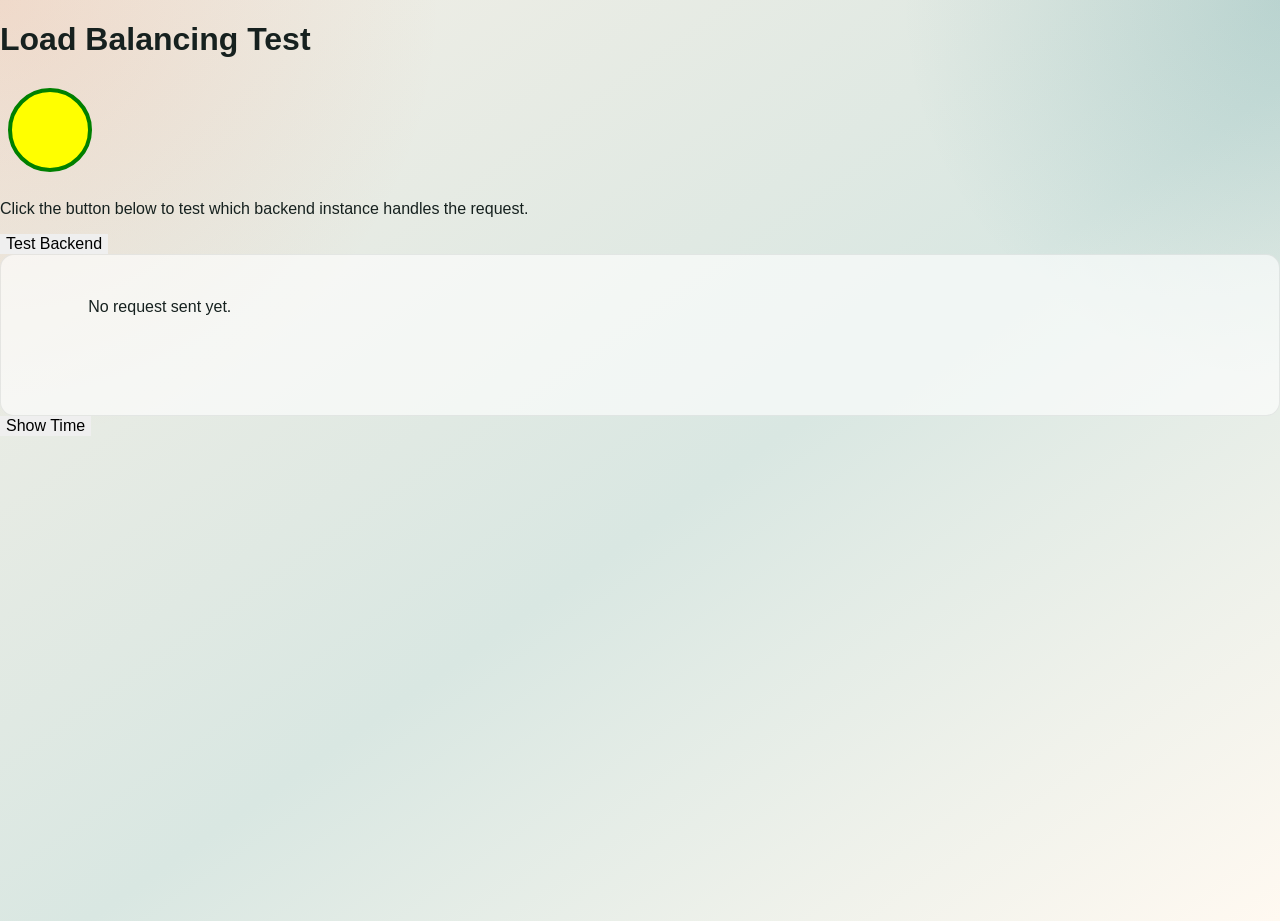
<file: homework/static/index.html>
<!DOCTYPE html>
<html lang="en">
<head>
    <meta charset="UTF-8">
    <meta name="viewport" content="width=device-width, initial-scale=1.0">
    <title>Distributed System Homework</title>
    <link rel="stylesheet" href="style.css">
</head>
<body>
    <div class="container">
        <h1>Load Balancing Test</h1>
        <div class="card">
            <img src="image.svg" alt="Placeholder Image" class="logo">
            <p>Click the button below to test which backend instance handles the request.</p>
            <button id="testBtn">Test Backend</button>
            <div id="result" class="result-box">
                No request sent yet.
            </div>
            <button id="alertBtn">Show Time</button>
        </div>
    </div>
    <script src="script.js"></script>
</body>
</html>
</file>
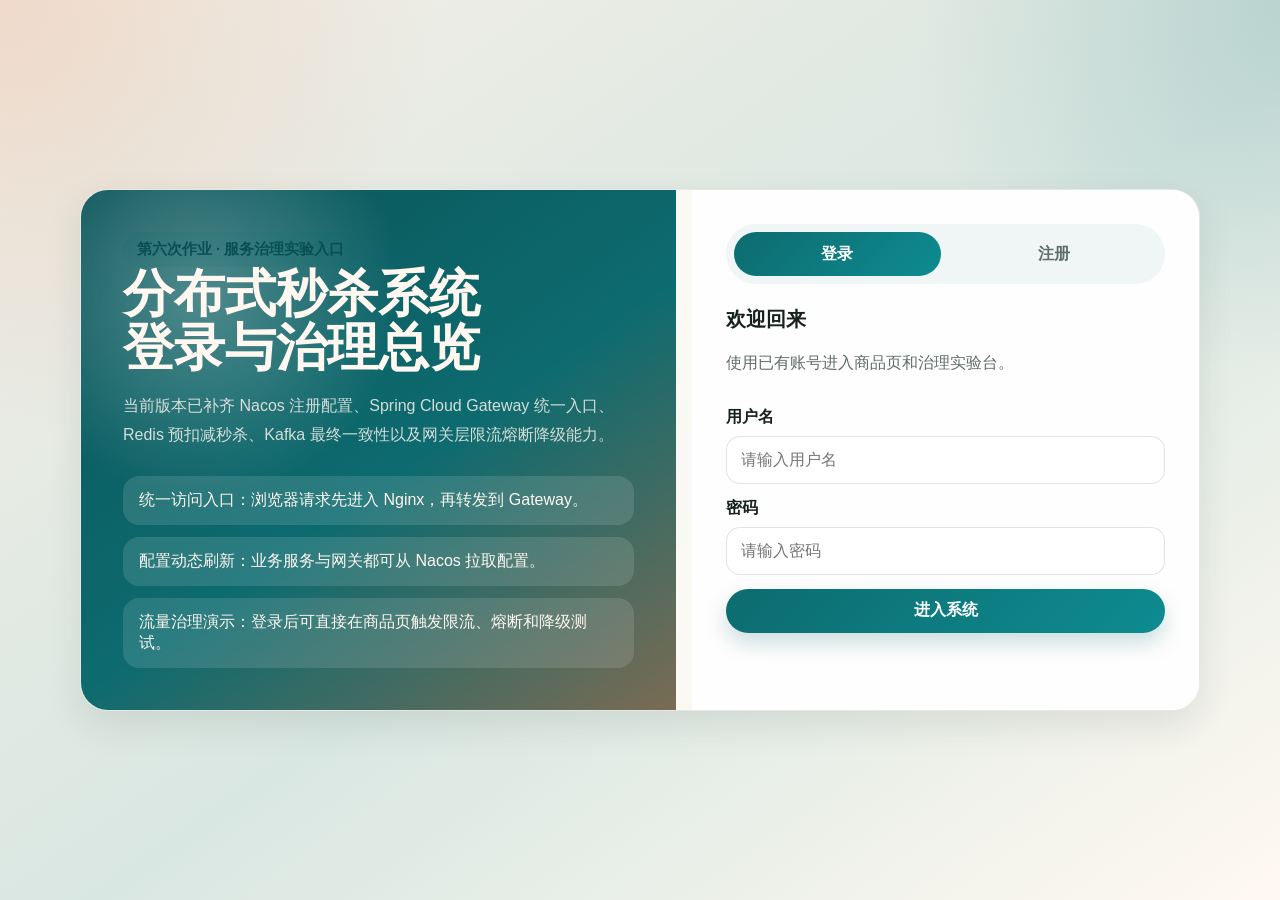
<file: homework/static/dashboard.html>
<!DOCTYPE html>
<html lang="zh-CN">
<head>
    <meta charset="UTF-8">
    <meta name="viewport" content="width=device-width, initial-scale=1.0">
    <title>商品与治理控制台</title>
    <link rel="stylesheet" href="style.css">
</head>
<body>
    <div class="page-shell fade-up">
        <header class="topbar">
            <div class="brand">
                <span class="brand-mark"></span>
                <div>
                    <h1 class="brand-title">商品与治理控制台</h1>
                    <p class="brand-subtitle">秒杀业务、服务发现、动态配置和流量治理统一入口</p>
                </div>
            </div>
            <div class="action-row">
                <a class="button-secondary" href="orders.html">我的订单</a>
                <button class="button-ghost" type="button" id="refreshProductsButton">刷新商品</button>
                <button class="button-danger" type="button" id="logoutButton">退出登录</button>
            </div>
        </header>

        <section class="hero-panel">
            <div>
                <span class="hero-badge" id="welcomeBadge">加载用户信息中...</span>
                <h2 class="hero-title">把秒杀业务和服务治理<br>放在同一个实验场景里验证</h2>
                <p class="hero-text">
                    当前链路为 Nginx 静态页入口 + Spring Cloud Gateway 统一代理 + Nacos 服务发现/配置管理 +
                    Redis/Kafka/MySQL 支撑秒杀业务。下方治理实验区可直接触发配置查询、限流和熔断降级测试。
                </p>
                <div class="hero-metrics" id="summaryCards"></div>
            </div>
            <div class="stack">
                <div class="panel">
                    <div class="panel-header compact">
                        <div>
                            <h3 class="section-title">网关与配置状态</h3>
                            <p class="section-intro">展示 Gateway 与业务服务的动态配置读取结果。</p>
                        </div>
                    </div>
                    <div class="stack">
                        <div><strong>网关信息：</strong><span class="muted" id="gatewayInfoText">加载中...</span></div>
                        <div><strong>业务配置：</strong><span class="muted" id="serviceConfigText">加载中...</span></div>
                        <div class="action-row">
                            <button class="button" type="button" id="reloadGovernanceButton">刷新治理配置</button>
                            <a class="button-ghost" href="/flash-sale-service/api/governance/ping" target="_blank" rel="noreferrer">验证动态路由</a>
                        </div>
                    </div>
                </div>
            </div>
        </section>

        <section class="info-grid">
            <div class="panel">
                <div class="panel-header">
                    <div>
                        <h3 class="section-title">治理实验区</h3>
                        <p class="section-intro">用网关地址直接验证限流、熔断和降级行为。</p>
                    </div>
                </div>
                <div class="action-row" style="margin-bottom: 14px;">
                    <button class="button-secondary" type="button" id="hotButton">热点限流测试</button>
                    <button class="button-accent" type="button" id="circuitButton">熔断降级测试</button>
                    <button class="button-ghost" type="button" id="servicePingButton">业务实例探活</button>
                </div>
                <div class="result-box" id="governanceResultBox">点击上方按钮执行治理实验。</div>
            </div>

            <div class="panel">
                <div class="panel-header compact">
                    <div>
                        <h3 class="section-title">实验说明</h3>
                        <p class="section-intro">推荐按以下顺序验证第六次作业功能。</p>
                    </div>
                </div>
                <div class="stack muted">
                    <div>1. 点击“刷新治理配置”，确认 Nacos 下发的动态参数已显示。</div>
                    <div>2. 访问“验证动态路由”，通过服务名路径检查 Gateway Discovery Locator 是否生效。</div>
                    <div>3. 连续点击“热点限流测试”，观察返回结果与 429 限流行为。</div>
                    <div>4. 点击“熔断降级测试”，Gateway 会对超时接口做降级兜底。</div>
                </div>
            </div>
        </section>

        <section class="panel" style="margin-top: 24px;">
            <div class="panel-header compact">
                <div>
                    <h3 class="section-title">秒杀商品列表</h3>
                    <p class="section-intro">商品仍走统一网关链路，购买会触发 Redis 预扣减和 Kafka 异步下单。</p>
                </div>
            </div>
            <div class="product-grid" id="productGrid"></div>
            <div class="empty-state hidden" id="emptyProducts">当前没有商品数据。</div>
        </section>
    </div>

    <script src="app.js"></script>
    <script>
        (function () {
            const user = App.requireUser();
            if (!user) {
                return;
            }

            const welcomeBadge = document.getElementById('welcomeBadge');
            const summaryCards = document.getElementById('summaryCards');
            const gatewayInfoText = document.getElementById('gatewayInfoText');
            const serviceConfigText = document.getElementById('serviceConfigText');
            const productGrid = document.getElementById('productGrid');
            const emptyProducts = document.getElementById('emptyProducts');
            const governanceResultBox = document.getElementById('governanceResultBox');

            let products = [];

            welcomeBadge.textContent = '当前登录用户：' + user.username;

            document.getElementById('logoutButton').addEventListener('click', function () {
                App.clearUser();
                window.location.href = 'login.html';
            });

            document.getElementById('refreshProductsButton').addEventListener('click', loadProducts);
            document.getElementById('reloadGovernanceButton').addEventListener('click', loadGovernance);
            document.getElementById('servicePingButton').addEventListener('click', pingServiceInstance);
            document.getElementById('hotButton').addEventListener('click', runHotTest);
            document.getElementById('circuitButton').addEventListener('click', runCircuitTest);

            async function bootstrap() {
                await Promise.all([loadProducts(), loadGovernance()]);
            }

            function renderSummary(config) {
                const cards = [
                    { label: '当前商品数', value: String(products.length) },
                    { label: '治理提示', value: config ? '已加载' : '待加载' },
                    { label: '订单入口', value: '可直接支付/取消' }
                ];
                summaryCards.innerHTML = cards.map(function (item) {
                    return '<div class="stat-card"><div class="stat-label">' + item.label + '</div><div class="stat-value">' + item.value + '</div></div>';
                }).join('');
            }

            async function loadProducts() {
                try {
                    products = await App.request('/api/products');
                    renderProducts();
                    renderSummary();
                } catch (error) {
                    App.showToast('加载商品失败：' + error.message, 'error');
                    productGrid.innerHTML = '';
                    emptyProducts.classList.remove('hidden');
                }
            }

            function renderProducts() {
                if (!products.length) {
                    productGrid.innerHTML = '';
                    emptyProducts.classList.remove('hidden');
                    return;
                }

                emptyProducts.classList.add('hidden');
                productGrid.innerHTML = products.map(function (product) {
                    const image = product.imageUrl
                        ? '<img src="' + product.imageUrl + '" alt="' + product.name + '">'
                        : '<span>暂无图片</span>';
                    return [
                        '<article class="product-card">',
                        '<div class="product-image">', image, '</div>',
                        '<div class="stack">',
                        '<div class="product-header"><strong>', product.name, '</strong><span class="status-pill">商品 #', product.id, '</span></div>',
                        '<div class="muted">', (product.description || '暂无描述'), '</div>',
                        '<div class="price">', App.formatCurrency(product.price), '</div>',
                        '<div class="action-row">',
                        '<button class="button-ghost" type="button" data-view-id="', product.id, '">查看详情</button>',
                        '<button class="button-accent" type="button" data-buy-id="', product.id, '">立即秒杀</button>',
                        '</div>',
                        '</div>',
                        '</article>'
                    ].join('');
                }).join('');

                productGrid.querySelectorAll('[data-view-id]').forEach(function (button) {
                    button.addEventListener('click', function () {
                        window.location.href = 'product-detail.html?id=' + button.dataset.viewId;
                    });
                });

                productGrid.querySelectorAll('[data-buy-id]').forEach(function (button) {
                    button.addEventListener('click', function () {
                        buy(button.dataset.buyId, button);
                    });
                });
            }

            async function buy(productId, button) {
                App.setButtonLoading(button, true, '抢购中...', '立即秒杀');
                try {
                    const body = new URLSearchParams({ userId: user.id, productId: productId, quantity: 1 });
                    const data = await App.request('/api/orders/flash-sale', {
                        method: 'POST',
                        headers: { 'Content-Type': 'application/x-www-form-urlencoded' },
                        body: body.toString()
                    });
                    if (data.success) {
                        App.showToast(data.message, 'success');
                    } else {
                        App.showToast(data.message || '抢购失败', 'error');
                    }
                } catch (error) {
                    App.showToast('抢购失败：' + error.message, 'error');
                } finally {
                    App.setButtonLoading(button, false, '抢购中...', '立即秒杀');
                }
            }

            async function loadGovernance() {
                try {
                    const results = await Promise.all([
                        App.request('/gateway/info'),
                        App.request('/api/governance/config')
                    ]);
                    const gatewayInfo = results[0];
                    const configInfo = results[1];
                    gatewayInfoText.textContent = gatewayInfo.welcome + '；' + gatewayInfo.note;
                    serviceConfigText.textContent = configInfo.banner + '；' + configInfo.tip;
                    renderSummary(configInfo);
                } catch (error) {
                    gatewayInfoText.textContent = '读取失败：' + error.message;
                    serviceConfigText.textContent = '读取失败：' + error.message;
                }
            }

            async function pingServiceInstance() {
                governanceResultBox.textContent = '正在探测业务实例...';
                try {
                    const data = await App.request('/api/governance/ping');
                    App.renderResultBox(governanceResultBox, data);
                } catch (error) {
                    governanceResultBox.textContent = '探测失败：' + error.message;
                }
            }

            async function runHotTest() {
                governanceResultBox.textContent = '正在通过网关触发热点接口，建议连续点击多次观察限流...';
                try {
                    const data = await App.request('/lab/hot?caller=' + encodeURIComponent(user.username));
                    App.renderResultBox(governanceResultBox, data);
                    App.showToast('热点接口访问成功，可连续多次点击观察限流', 'success');
                } catch (error) {
                    governanceResultBox.textContent = '热点限流结果：' + error.message;
                    App.showToast('热点接口已被限流：' + error.message, 'error');
                }
            }

            async function runCircuitTest() {
                governanceResultBox.textContent = '正在通过网关触发超时接口，等待熔断降级结果...';
                try {
                    const data = await App.request('/lab/unstable?mode=timeout');
                    App.renderResultBox(governanceResultBox, data);
                } catch (error) {
                    governanceResultBox.textContent = '熔断降级测试失败：' + error.message;
                }
            }

            bootstrap();
        })();
    </script>
</body>
</html>
</file>
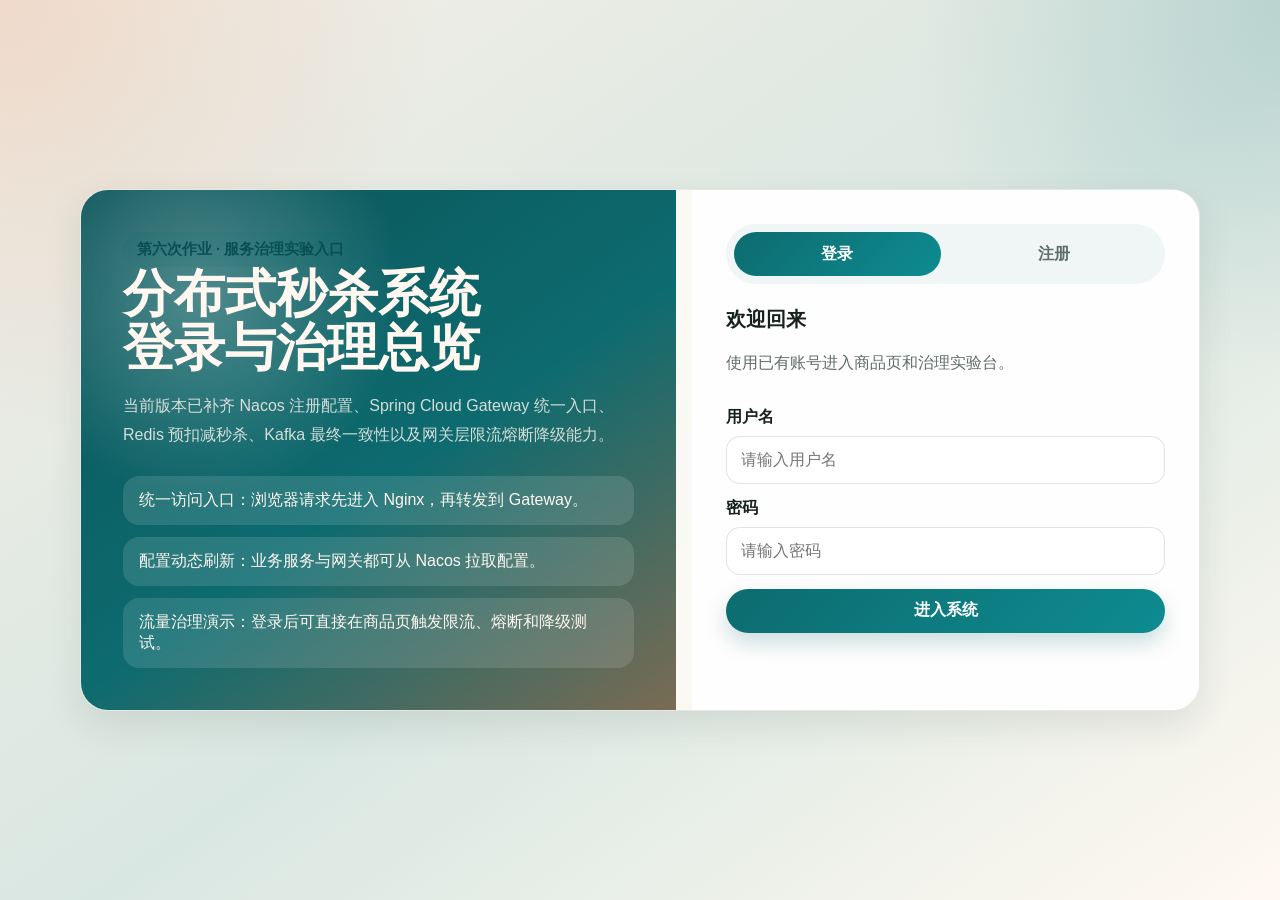
<file: homework/static/login.html>
<!DOCTYPE html>
<html lang="zh-CN">
<head>
    <meta charset="UTF-8">
    <meta name="viewport" content="width=device-width, initial-scale=1.0">
    <title>登录与注册 - 分布式系统作业</title>
    <link rel="stylesheet" href="style.css">
</head>
<body>
    <div class="auth-shell">
        <div class="auth-panel fade-up">
            <div class="auth-grid">
                <section class="auth-hero">
                    <span class="hero-badge">第六次作业 · 服务治理实验入口</span>
                    <h1>分布式秒杀系统<br>登录与治理总览</h1>
                    <p>
                        当前版本已补齐 Nacos 注册配置、Spring Cloud Gateway 统一入口、
                        Redis 预扣减秒杀、Kafka 最终一致性以及网关层限流熔断降级能力。
                    </p>
                    <div class="auth-points">
                        <div class="auth-point">统一访问入口：浏览器请求先进入 Nginx，再转发到 Gateway。</div>
                        <div class="auth-point">配置动态刷新：业务服务与网关都可从 Nacos 拉取配置。</div>
                        <div class="auth-point">流量治理演示：登录后可直接在商品页触发限流、熔断和降级测试。</div>
                    </div>
                </section>

                <section class="auth-form">
                    <div class="tabs">
                        <button class="tab-button active" type="button" id="loginTab">登录</button>
                        <button class="tab-button" type="button" id="registerTab">注册</button>
                    </div>

                    <form id="loginForm" class="form-stack">
                        <div>
                            <h2 class="section-title">欢迎回来</h2>
                            <p class="section-intro">使用已有账号进入商品页和治理实验台。</p>
                        </div>
                        <label class="form-group">
                            <span class="form-label">用户名</span>
                            <input class="field" id="loginUsername" type="text" placeholder="请输入用户名" autocomplete="username">
                        </label>
                        <label class="form-group">
                            <span class="form-label">密码</span>
                            <input class="field" id="loginPassword" type="password" placeholder="请输入密码" autocomplete="current-password">
                        </label>
                        <button class="button" id="loginButton" type="submit">进入系统</button>
                    </form>

                    <form id="registerForm" class="form-stack hidden">
                        <div>
                            <h2 class="section-title">创建账号</h2>
                            <p class="section-intro">注册后可直接体验秒杀、订单和服务治理能力。</p>
                        </div>
                        <label class="form-group">
                            <span class="form-label">用户名</span>
                            <input class="field" id="registerUsername" type="text" placeholder="建议 4-16 位字符">
                        </label>
                        <label class="form-group">
                            <span class="form-label">邮箱</span>
                            <input class="field" id="registerEmail" type="email" placeholder="请输入邮箱">
                        </label>
                        <label class="form-group">
                            <span class="form-label">密码</span>
                            <input class="field" id="registerPassword" type="password" placeholder="请输入密码">
                        </label>
                        <button class="button-accent" id="registerButton" type="submit">完成注册</button>
                    </form>

                    <div id="messageBox" class="message-box hidden"></div>
                </section>
            </div>
        </div>
    </div>

    <script src="app.js"></script>
    <script>
        (function () {
            const loginTab = document.getElementById('loginTab');
            const registerTab = document.getElementById('registerTab');
            const loginForm = document.getElementById('loginForm');
            const registerForm = document.getElementById('registerForm');
            const messageBox = document.getElementById('messageBox');
            const loginButton = document.getElementById('loginButton');
            const registerButton = document.getElementById('registerButton');

            function switchTab(showLogin) {
                loginForm.classList.toggle('hidden', !showLogin);
                registerForm.classList.toggle('hidden', showLogin);
                loginTab.classList.toggle('active', showLogin);
                registerTab.classList.toggle('active', !showLogin);
                messageBox.className = 'message-box hidden';
                messageBox.textContent = '';
            }

            function showMessage(text, isError) {
                messageBox.textContent = text;
                messageBox.className = 'message-box ' + (isError ? 'message-error' : 'message-success');
            }

            loginTab.addEventListener('click', function () {
                switchTab(true);
            });

            registerTab.addEventListener('click', function () {
                switchTab(false);
            });

            loginForm.addEventListener('submit', async function (event) {
                event.preventDefault();
                const username = document.getElementById('loginUsername').value.trim();
                const password = document.getElementById('loginPassword').value.trim();

                if (!username || !password) {
                    showMessage('请输入用户名和密码', true);
                    return;
                }

                App.setButtonLoading(loginButton, true, '登录中...', '进入系统');
                try {
                    const data = await App.request('/api/users/login', {
                        method: 'POST',
                        headers: { 'Content-Type': 'application/json' },
                        body: JSON.stringify({ username: username, password: password })
                    });

                    if (data.success) {
                        App.setUser(data.user);
                        showMessage('登录成功，正在进入系统...', false);
                        App.showToast('欢迎回来，' + data.user.username, 'success');
                        window.setTimeout(function () {
                            window.location.href = 'dashboard.html';
                        }, 900);
                        return;
                    }

                    showMessage(data.message || '用户名或密码错误', true);
                } catch (error) {
                    showMessage('登录失败：' + error.message, true);
                } finally {
                    App.setButtonLoading(loginButton, false, '登录中...', '进入系统');
                }
            });

            registerForm.addEventListener('submit', async function (event) {
                event.preventDefault();
                const username = document.getElementById('registerUsername').value.trim();
                const email = document.getElementById('registerEmail').value.trim();
                const password = document.getElementById('registerPassword').value.trim();

                if (!username || !password) {
                    showMessage('请完整填写用户名和密码', true);
                    return;
                }

                App.setButtonLoading(registerButton, true, '注册中...', '完成注册');
                try {
                    const data = await App.request('/api/users/register', {
                        method: 'POST',
                        headers: { 'Content-Type': 'application/json' },
                        body: JSON.stringify({ username: username, email: email, password: password })
                    });

                    if (data.success) {
                        showMessage('注册成功，请直接登录。', false);
                        document.getElementById('loginUsername').value = username;
                        switchTab(true);
                        return;
                    }

                    showMessage(data.message || '注册失败', true);
                } catch (error) {
                    showMessage('注册失败：' + error.message, true);
                } finally {
                    App.setButtonLoading(registerButton, false, '注册中...', '完成注册');
                }
            });
        })();
    </script>
</body>
</html>
</file>
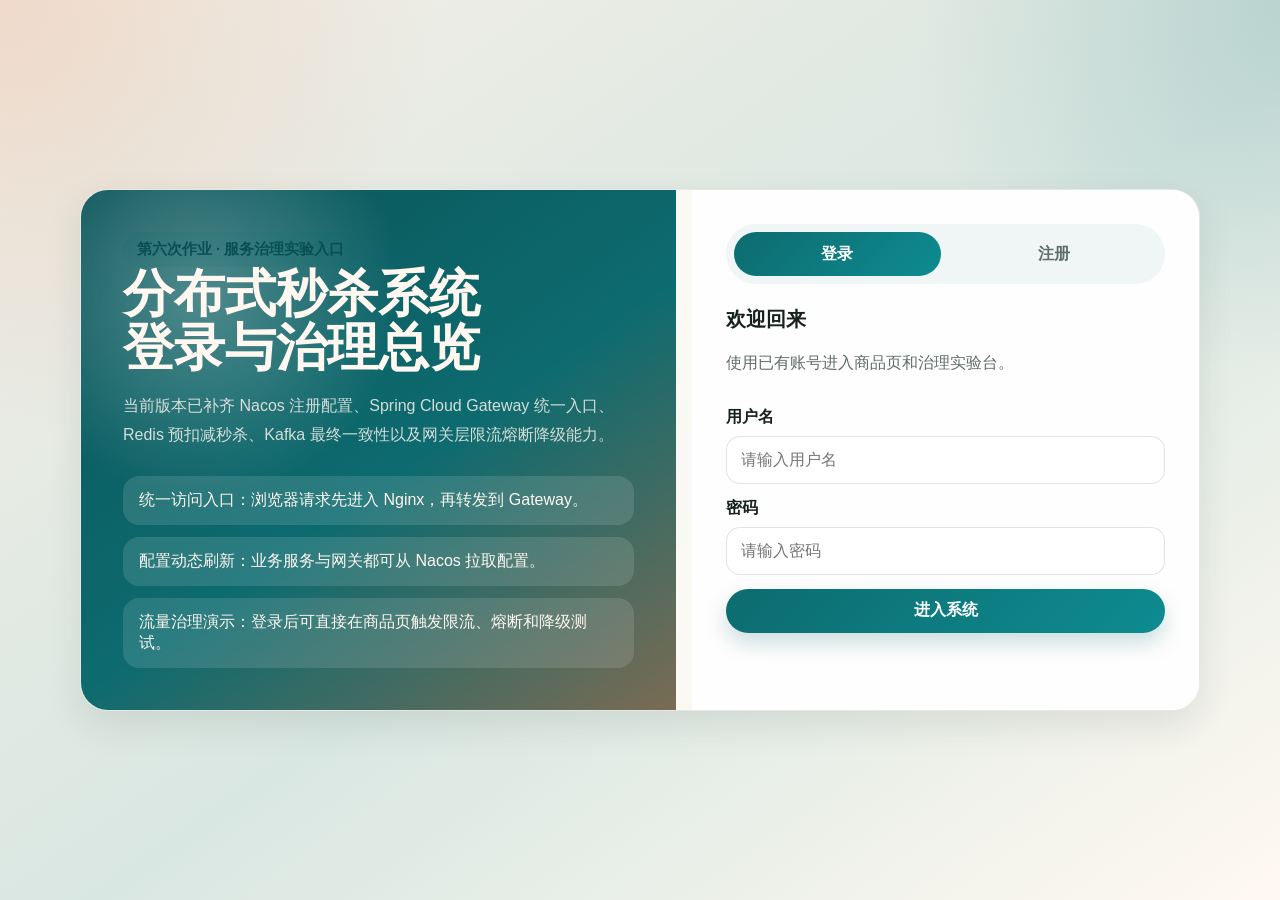
<file: homework/static/orders.html>
<!DOCTYPE html>
<html lang="zh-CN">
<head>
    <meta charset="UTF-8">
    <meta name="viewport" content="width=device-width, initial-scale=1.0">
    <title>我的订单</title>
    <link rel="stylesheet" href="style.css">
</head>
<body>
    <div class="page-shell fade-up">
        <header class="topbar">
            <div class="brand">
                <span class="brand-mark"></span>
                <div>
                    <h1 class="brand-title">我的订单</h1>
                    <p class="brand-subtitle">查看支付状态、发起支付或取消订单</p>
                </div>
            </div>
            <div class="action-row">
                <a class="button-ghost" href="dashboard.html">返回商品页</a>
                <button class="button-secondary" type="button" id="refreshOrdersButton">刷新订单</button>
            </div>
        </header>

        <section class="hero-panel">
            <div>
                <span class="hero-badge" id="orderUserBadge">当前用户</span>
                <h2 class="hero-title">订单流转与支付一致性</h2>
                <p class="hero-text">待支付订单会通过 Kafka 异步触发支付处理，支付完成后订单状态会更新为已支付；取消订单会回滚数据库库存。</p>
            </div>
            <div class="summary-grid" id="orderSummaryCards"></div>
        </section>

        <section class="panel">
            <div class="panel-header compact">
                <div>
                    <h3 class="section-title">订单列表</h3>
                    <p class="section-intro">支持支付、取消和状态刷新。</p>
                </div>
            </div>
            <div class="stack" id="orderList"></div>
            <div class="empty-state hidden" id="emptyOrders">当前还没有订单，先去商品页发起一次秒杀。</div>
        </section>
    </div>

    <script src="app.js"></script>
    <script>
        (function () {
            const user = App.requireUser();
            if (!user) {
                return;
            }

            const orderUserBadge = document.getElementById('orderUserBadge');
            const orderSummaryCards = document.getElementById('orderSummaryCards');
            const orderList = document.getElementById('orderList');
            const emptyOrders = document.getElementById('emptyOrders');

            orderUserBadge.textContent = '当前用户：' + user.username;
            document.getElementById('refreshOrdersButton').addEventListener('click', loadOrders);

            loadOrders();

            async function loadOrders() {
                try {
                    const data = await App.request('/api/orders/user?userId=' + encodeURIComponent(user.id));
                    renderOrders(data.data || []);
                } catch (error) {
                    App.showToast('加载订单失败：' + error.message, 'error');
                }
            }

            function renderOrders(orders) {
                const summary = {
                    total: orders.length,
                    created: orders.filter(function (item) { return item.status === 'CREATED'; }).length,
                    paid: orders.filter(function (item) { return item.status === 'PAID'; }).length
                };

                orderSummaryCards.innerHTML = [
                    { label: '订单总数', value: String(summary.total) },
                    { label: '待支付', value: String(summary.created) },
                    { label: '已支付', value: String(summary.paid) }
                ].map(function (item) {
                    return '<div class="stat-card"><div class="stat-label">' + item.label + '</div><div class="stat-value">' + item.value + '</div></div>';
                }).join('');

                if (!orders.length) {
                    orderList.innerHTML = '';
                    emptyOrders.classList.remove('hidden');
                    return;
                }

                emptyOrders.classList.add('hidden');
                orderList.innerHTML = orders.map(function (order) {
                    const canPay = order.status === 'CREATED';
                    const canCancel = order.status === 'CREATED' || order.status === 'PAYMENT_FAILED';
                    return [
                        '<article class="order-card">',
                        '<div class="order-header">',
                        '<div><strong>订单 #', order.id, '</strong><div class="muted">创建时间：', App.formatDate(order.createdAt), '</div></div>',
                        '<span class="status-badge status-', order.status, '">', statusText(order.status), '</span>',
                        '</div>',
                        '<div class="order-body">',
                        '<div class="stack" style="gap: 6px; min-width: 220px;">',
                        '<div><strong>商品 ID：</strong>', order.productId, '</div>',
                        '<div class="muted">数量：', order.quantity, '</div>',
                        '</div>',
                        '<div class="order-price">', App.formatCurrency(order.totalPrice), '</div>',
                        '<div class="action-row">',
                        (canPay ? '<button class="button" type="button" data-pay-id="' + order.id + '">发起支付</button>' : ''),
                        (canCancel ? '<button class="button-danger" type="button" data-cancel-id="' + order.id + '">取消订单</button>' : ''),
                        '</div>',
                        '</div>',
                        '</article>'
                    ].join('');
                }).join('');

                orderList.querySelectorAll('[data-pay-id]').forEach(function (button) {
                    button.addEventListener('click', function () {
                        payOrder(button.dataset.payId, button);
                    });
                });

                orderList.querySelectorAll('[data-cancel-id]').forEach(function (button) {
                    button.addEventListener('click', function () {
                        cancelOrder(button.dataset.cancelId);
                    });
                });
            }

            function statusText(status) {
                const statusMap = {
                    CREATED: '待支付',
                    PAID: '已支付',
                    PAYMENT_FAILED: '支付失败',
                    CANCELLED: '已取消'
                };
                return statusMap[status] || status;
            }

            async function payOrder(orderId, button) {
                App.setButtonLoading(button, true, '支付中...', '发起支付');
                try {
                    const body = new URLSearchParams({ orderId: orderId, userId: user.id });
                    const data = await App.request('/api/orders/pay', {
                        method: 'POST',
                        headers: { 'Content-Type': 'application/x-www-form-urlencoded' },
                        body: body.toString()
                    });
                    App.showToast(data.message || '支付请求已提交', data.success ? 'success' : 'error');
                    window.setTimeout(loadOrders, 1500);
                } catch (error) {
                    App.showToast('支付失败：' + error.message, 'error');
                } finally {
                    App.setButtonLoading(button, false, '支付中...', '发起支付');
                }
            }

            async function cancelOrder(orderId) {
                if (!window.confirm('确认取消该订单吗？')) {
                    return;
                }
                try {
                    const body = new URLSearchParams({ orderId: orderId, userId: user.id });
                    const data = await App.request('/api/orders/cancel', {
                        method: 'POST',
                        headers: { 'Content-Type': 'application/x-www-form-urlencoded' },
                        body: body.toString()
                    });
                    App.showToast(data.message || '订单已取消', data.success ? 'success' : 'error');
                    loadOrders();
                } catch (error) {
                    App.showToast('取消失败：' + error.message, 'error');
                }
            }
        })();
    </script>
</body>
</html>
</file>
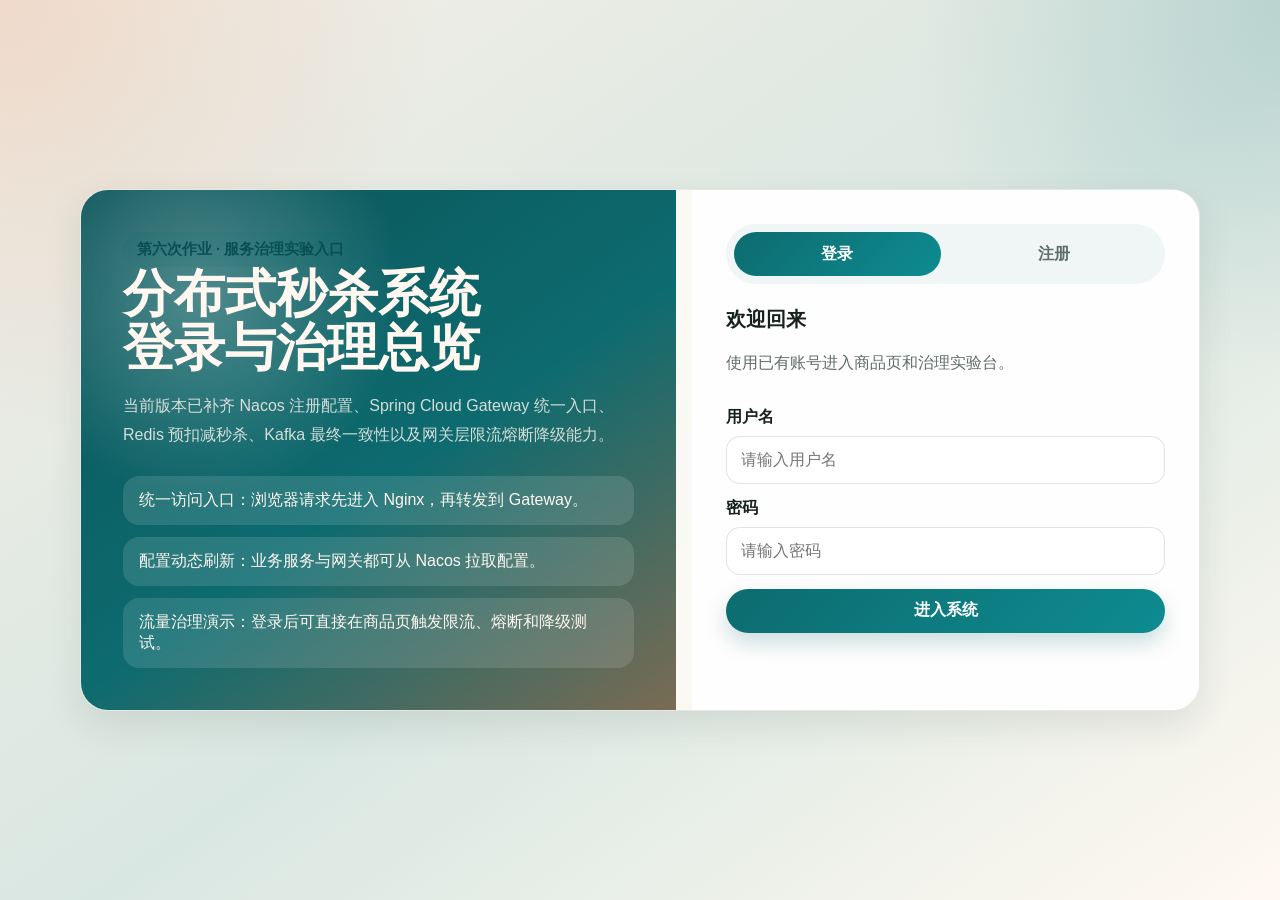
<file: homework/static/product-detail.html>
<!DOCTYPE html>
<html lang="zh-CN">
<head>
    <meta charset="UTF-8">
    <meta name="viewport" content="width=device-width, initial-scale=1.0">
    <title>商品详情</title>
    <link rel="stylesheet" href="style.css">
</head>
<body>
    <div class="page-shell fade-up">
        <header class="topbar">
            <div class="brand">
                <span class="brand-mark"></span>
                <div>
                    <h1 class="brand-title">商品详情</h1>
                    <p class="brand-subtitle">查看库存状态并直接发起秒杀请求</p>
                </div>
            </div>
            <div class="action-row">
                <a class="button-ghost" href="dashboard.html">返回商品页</a>
                <a class="button-secondary" href="orders.html">我的订单</a>
            </div>
        </header>

        <div class="detail-card" id="detailCard">
            <div class="detail-grid" id="detailGrid"></div>
        </div>

        <div class="empty-state hidden" id="detailError"></div>
    </div>

    <script src="app.js"></script>
    <script>
        (function () {
            const user = App.requireUser();
            if (!user) {
                return;
            }

            const detailGrid = document.getElementById('detailGrid');
            const detailError = document.getElementById('detailError');
            const detailCard = document.getElementById('detailCard');
            const productId = new URLSearchParams(window.location.search).get('id');

            if (!productId) {
                detailCard.classList.add('hidden');
                detailError.classList.remove('hidden');
                detailError.textContent = '缺少商品 ID 参数。';
                return;
            }

            loadProduct();

            async function loadProduct() {
                try {
                    const data = await App.request('/api/products/' + productId);
                    if (!data.success) {
                        throw new Error(data.message || '商品不存在');
                    }
                    renderProduct(data.data);
                } catch (error) {
                    detailCard.classList.add('hidden');
                    detailError.classList.remove('hidden');
                    detailError.textContent = '加载失败：' + error.message;
                }
            }

            function renderProduct(product) {
                const stockClass = product.stock > 0 ? 'success' : 'danger';
                const stockText = product.stock > 0 ? '库存充足：' + product.stock + ' 件' : '暂时缺货';
                const image = product.imageUrl
                    ? '<img src="' + product.imageUrl + '" alt="' + product.name + '">'
                    : '<span>暂无图片</span>';

                detailGrid.innerHTML = [
                    '<div class="detail-image">', image, '</div>',
                    '<div class="stack">',
                    '<span class="hero-badge">商品编号 #' + product.id + '</span>',
                    '<h2 class="hero-title" style="font-size: clamp(2rem, 4vw, 3rem); margin: 0;">' + product.name + '</h2>',
                    '<div class="detail-price">' + App.formatCurrency(product.price) + '</div>',
                    '<div class="status-pill ' + stockClass + '">' + stockText + '</div>',
                    '<div class="panel" style="padding: 18px;">',
                    '<h3 class="section-title">商品说明</h3>',
                    '<p class="section-intro">' + (product.description || '暂无描述') + '</p>',
                    '<div class="summary-grid">',
                    '<div class="stat-card"><div class="stat-label">创建时间</div><div class="stat-value" style="font-size: 1rem;">' + App.formatDate(product.createdAt) + '</div></div>',
                    '<div class="stat-card"><div class="stat-label">购买策略</div><div class="stat-value" style="font-size: 1rem;">Redis 预扣减</div></div>',
                    '</div>',
                    '</div>',
                    '<div class="action-row">',
                    '<button class="button-accent" type="button" id="buyNowButton" ' + (product.stock <= 0 ? 'disabled' : '') + '>立即秒杀</button>',
                    '<button class="button-ghost" type="button" id="reloadButton">刷新库存</button>',
                    '</div>',
                    '</div>'
                ].join('');

                document.getElementById('reloadButton').addEventListener('click', function () {
                    window.location.reload();
                });

                const buyNowButton = document.getElementById('buyNowButton');
                if (buyNowButton) {
                    buyNowButton.addEventListener('click', function () {
                        buy(product.id, buyNowButton);
                    });
                }
            }

            async function buy(id, button) {
                App.setButtonLoading(button, true, '抢购中...', '立即秒杀');
                try {
                    const body = new URLSearchParams({ userId: user.id, productId: id, quantity: 1 });
                    const data = await App.request('/api/orders/flash-sale', {
                        method: 'POST',
                        headers: { 'Content-Type': 'application/x-www-form-urlencoded' },
                        body: body.toString()
                    });
                    if (data.success) {
                        App.showToast(data.message, 'success');
                        window.setTimeout(function () {
                            loadProduct();
                        }, 1200);
                    } else {
                        App.showToast(data.message || '抢购失败', 'error');
                    }
                } catch (error) {
                    App.showToast('抢购失败：' + error.message, 'error');
                } finally {
                    App.setButtonLoading(button, false, '抢购中...', '立即秒杀');
                }
            }
        })();
    </script>
</body>
</html>
</file>
<file: homework/static/style.css>
:root {
    --bg-1: #f4efe6;
    --bg-2: #d9e7e2;
    --bg-3: #fff9f1;
    --card: rgba(255, 252, 247, 0.84);
    --card-strong: rgba(255, 255, 255, 0.94);
    --ink: #16211f;
    --muted: #5f6d69;
    --line: rgba(22, 33, 31, 0.08);
    --primary: #0d6b6f;
    --primary-strong: #084f53;
    --accent: #d96b3b;
    --success: #1f8a5b;
    --danger: #c04c39;
    --warning: #9b6a12;
    --shadow-lg: 0 24px 60px rgba(31, 45, 42, 0.14);
    --shadow-md: 0 14px 36px rgba(31, 45, 42, 0.1);
    --radius-xl: 28px;
    --radius-lg: 20px;
    --radius-md: 14px;
}

* {
    box-sizing: border-box;
}

html {
    scroll-behavior: smooth;
}

body {
    margin: 0;
    min-height: 100vh;
    font-family: "Noto Sans SC", "Microsoft YaHei", sans-serif;
    color: var(--ink);
    background:
        radial-gradient(circle at top left, rgba(217, 107, 59, 0.16), transparent 28%),
        radial-gradient(circle at top right, rgba(13, 107, 111, 0.16), transparent 24%),
        linear-gradient(145deg, var(--bg-1), var(--bg-2) 54%, var(--bg-3));
}

a {
    color: inherit;
    text-decoration: none;
}

button,
input,
textarea {
    font: inherit;
}

button {
    border: none;
    cursor: pointer;
    transition: transform 0.18s ease, box-shadow 0.18s ease, background 0.18s ease;
}

button:hover {
    transform: translateY(-1px);
}

button:disabled {
    cursor: not-allowed;
    opacity: 0.6;
    transform: none;
}

.page-shell {
    width: min(1180px, calc(100vw - 32px));
    margin: 0 auto;
    padding: 32px 0 56px;
}

.topbar {
    display: flex;
    justify-content: space-between;
    align-items: center;
    gap: 16px;
    margin-bottom: 24px;
}

.brand {
    display: flex;
    align-items: center;
    gap: 14px;
}

.brand-mark {
    width: 54px;
    height: 54px;
    border-radius: 50%;
    background: linear-gradient(135deg, var(--primary), #86d2cb);
    box-shadow: 0 14px 32px rgba(13, 107, 111, 0.24);
    position: relative;
}

.brand-mark::after {
    content: "";
    position: absolute;
    inset: 13px;
    border-radius: 50%;
    background: rgba(255, 255, 255, 0.82);
}

.brand-title {
    margin: 0;
    font-size: clamp(1.6rem, 3vw, 2.5rem);
    line-height: 1.1;
}

.brand-subtitle {
    margin: 4px 0 0;
    color: var(--muted);
    font-size: 0.98rem;
}

.action-row {
    display: flex;
    flex-wrap: wrap;
    gap: 12px;
}

.hero-panel,
.panel,
.auth-panel,
.product-card,
.order-card,
.detail-card,
.stat-card {
    background: var(--card);
    border: 1px solid var(--line);
    box-shadow: var(--shadow-md);
    backdrop-filter: blur(14px);
}

.hero-panel,
.panel,
.auth-panel,
.detail-card {
    border-radius: var(--radius-xl);
}

.hero-panel {
    padding: 28px;
    display: grid;
    grid-template-columns: minmax(0, 1.4fr) minmax(280px, 0.9fr);
    gap: 20px;
    margin-bottom: 24px;
}

.hero-title {
    margin: 0 0 12px;
    font-size: clamp(2rem, 3.5vw, 3.5rem);
    line-height: 1.04;
}

.hero-text,
.section-intro,
.muted {
    color: var(--muted);
    line-height: 1.7;
}

.hero-badge,
.status-pill,
.status-badge {
    display: inline-flex;
    align-items: center;
    gap: 8px;
    border-radius: 999px;
    padding: 8px 14px;
    font-size: 0.92rem;
    font-weight: 700;
}

.hero-badge {
    background: rgba(13, 107, 111, 0.1);
    color: var(--primary-strong);
}

.hero-metrics,
.stat-grid,
.info-grid,
.product-grid,
.detail-grid,
.auth-grid,
.summary-grid {
    display: grid;
    gap: 16px;
}

.hero-metrics,
.stat-grid,
.summary-grid {
    grid-template-columns: repeat(auto-fit, minmax(160px, 1fr));
}

.product-grid {
    grid-template-columns: repeat(auto-fit, minmax(250px, 1fr));
}

.info-grid {
    grid-template-columns: repeat(auto-fit, minmax(280px, 1fr));
}

.detail-grid {
    grid-template-columns: minmax(280px, 0.95fr) minmax(0, 1.15fr);
}

.stat-card,
.panel,
.product-card,
.order-card {
    border-radius: var(--radius-lg);
}

.stat-card,
.product-card,
.order-card {
    padding: 20px;
}

.stat-label {
    font-size: 0.9rem;
    color: var(--muted);
}

.stat-value {
    margin-top: 10px;
    font-size: 2rem;
    font-weight: 800;
}

.panel {
    padding: 22px;
}

.section-title {
    margin: 0 0 8px;
    font-size: 1.25rem;
}

.panel-header {
    display: flex;
    justify-content: space-between;
    align-items: flex-start;
    gap: 12px;
    margin-bottom: 16px;
}

.panel-header.compact {
    align-items: center;
}

.button,
.button-secondary,
.button-ghost,
.button-danger,
.button-accent {
    display: inline-flex;
    justify-content: center;
    align-items: center;
    gap: 8px;
    min-height: 44px;
    padding: 0 18px;
    border-radius: 999px;
    font-weight: 700;
}

.button {
    color: #fff;
    background: linear-gradient(135deg, var(--primary), #0d8c91);
    box-shadow: 0 10px 22px rgba(13, 107, 111, 0.22);
}

.button-secondary {
    color: var(--primary-strong);
    background: rgba(13, 107, 111, 0.1);
}

.button-ghost {
    color: var(--ink);
    background: rgba(255, 255, 255, 0.62);
    border: 1px solid rgba(22, 33, 31, 0.08);
}

.button-accent {
    color: #fff;
    background: linear-gradient(135deg, #d96b3b, #ef8f54);
    box-shadow: 0 10px 22px rgba(217, 107, 59, 0.22);
}

.button-danger {
    color: #fff;
    background: linear-gradient(135deg, var(--danger), #da735f);
}

.auth-shell {
    min-height: 100vh;
    display: flex;
    align-items: center;
    justify-content: center;
    padding: 28px 16px;
}

.auth-panel {
    width: min(1120px, 100%);
    overflow: hidden;
}

.auth-grid {
    grid-template-columns: minmax(0, 1.08fr) minmax(340px, 0.92fr);
}

.auth-hero {
    padding: 42px;
    background:
        radial-gradient(circle at 20% 20%, rgba(255, 255, 255, 0.28), transparent 32%),
        linear-gradient(145deg, #0a5458, #0d6b6f 54%, #d96b3b 140%);
    color: #fff7f0;
}

.auth-hero h1 {
    margin: 0 0 18px;
    font-size: clamp(2rem, 4vw, 3.6rem);
    line-height: 1.04;
}

.auth-hero p {
    max-width: 540px;
    line-height: 1.8;
    color: rgba(255, 247, 240, 0.82);
}

.auth-points {
    margin-top: 26px;
    display: grid;
    gap: 12px;
}

.auth-point {
    padding: 14px 16px;
    border-radius: 16px;
    background: rgba(255, 255, 255, 0.12);
}

.auth-form {
    padding: 34px;
    background: var(--card-strong);
}

.tabs {
    display: grid;
    grid-template-columns: repeat(2, 1fr);
    gap: 10px;
    padding: 8px;
    background: rgba(13, 107, 111, 0.06);
    border-radius: 999px;
    margin-bottom: 22px;
}

.tab-button {
    min-height: 44px;
    border-radius: 999px;
    background: transparent;
    color: var(--muted);
    font-weight: 700;
}

.tab-button.active {
    color: #fff;
    background: linear-gradient(135deg, var(--primary), #0d8c91);
}

.form-stack {
    display: grid;
    gap: 14px;
}

.form-group {
    display: grid;
    gap: 8px;
}

.form-label {
    font-weight: 700;
}

.field {
    width: 100%;
    min-height: 48px;
    padding: 0 14px;
    border-radius: 14px;
    border: 1px solid rgba(22, 33, 31, 0.12);
    background: rgba(255, 255, 255, 0.88);
    transition: border-color 0.18s ease, box-shadow 0.18s ease;
}

.field:focus {
    outline: none;
    border-color: rgba(13, 107, 111, 0.48);
    box-shadow: 0 0 0 4px rgba(13, 107, 111, 0.12);
}

.message-box,
.result-box,
.empty-state {
    border-radius: var(--radius-md);
}

.message-box,
.result-box {
    padding: 14px 16px;
}

.message-box {
    margin-top: 18px;
    border: 1px solid transparent;
}

.message-success {
    color: #0e5f49;
    background: rgba(31, 138, 91, 0.12);
    border-color: rgba(31, 138, 91, 0.18);
}

.message-error {
    color: #7a271c;
    background: rgba(192, 76, 57, 0.12);
    border-color: rgba(192, 76, 57, 0.18);
}

.empty-state {
    padding: 38px 20px;
    text-align: center;
    border: 1px dashed rgba(22, 33, 31, 0.14);
    background: rgba(255, 255, 255, 0.4);
    color: var(--muted);
}

.product-card {
    display: flex;
    flex-direction: column;
    gap: 16px;
}

.product-card:hover,
.order-card:hover,
.panel:hover,
.stat-card:hover {
    transform: translateY(-3px);
    transition: transform 0.2s ease;
}

.product-image,
.detail-image {
    border-radius: 18px;
    background:
        linear-gradient(140deg, rgba(13, 107, 111, 0.1), rgba(255, 255, 255, 0.72)),
        rgba(255, 255, 255, 0.8);
    overflow: hidden;
    display: flex;
    align-items: center;
    justify-content: center;
    color: var(--muted);
}

.product-image {
    height: 184px;
}

.detail-image {
    min-height: 360px;
    padding: 24px;
}

.product-image img,
.detail-image img {
    max-width: 100%;
    max-height: 100%;
    object-fit: cover;
}

.product-header,
.order-header,
.order-body,
.inline-between {
    display: flex;
    justify-content: space-between;
    gap: 12px;
}

.order-body {
    align-items: center;
    flex-wrap: wrap;
}

.price,
.detail-price,
.order-price {
    font-weight: 800;
    color: #d96b3b;
}

.price {
    font-size: 1.36rem;
}

.detail-price {
    font-size: 2.4rem;
}

.order-price {
    font-size: 1.46rem;
}

.status-pill,
.status-badge {
    background: rgba(13, 107, 111, 0.1);
    color: var(--primary-strong);
}

.status-pill.warning,
.status-CREATED {
    background: rgba(155, 106, 18, 0.12);
    color: var(--warning);
}

.status-pill.success,
.status-PAID {
    background: rgba(31, 138, 91, 0.12);
    color: var(--success);
}

.status-pill.danger,
.status-PAYMENT_FAILED {
    background: rgba(192, 76, 57, 0.12);
    color: var(--danger);
}

.status-CANCELLED {
    background: rgba(95, 109, 105, 0.14);
    color: var(--muted);
}

.result-box {
    min-height: 162px;
    border: 1px solid rgba(22, 33, 31, 0.08);
    background: rgba(255, 255, 255, 0.62);
    color: var(--ink);
    white-space: pre-wrap;
    line-height: 1.6;
    overflow-x: auto;
}

.stack {
    display: grid;
    gap: 16px;
}

.hidden {
    display: none !important;
}

.toast-container {
    position: fixed;
    top: 22px;
    right: 22px;
    z-index: 1000;
    display: grid;
    gap: 10px;
}

.toast {
    min-width: 240px;
    max-width: 360px;
    padding: 14px 16px;
    border-radius: 16px;
    box-shadow: var(--shadow-md);
    background: rgba(255, 255, 255, 0.96);
    border: 1px solid rgba(22, 33, 31, 0.08);
}

.toast.success {
    border-color: rgba(31, 138, 91, 0.18);
}

.toast.error {
    border-color: rgba(192, 76, 57, 0.18);
}

@keyframes fade-up {
    from {
        opacity: 0;
        transform: translateY(16px);
    }
    to {
        opacity: 1;
        transform: translateY(0);
    }
}

.fade-up {
    animation: fade-up 0.55s ease both;
}

@media (max-width: 960px) {
    .hero-panel,
    .auth-grid,
    .detail-grid {
        grid-template-columns: 1fr;
    }

    .topbar,
    .panel-header,
    .inline-between,
    .product-header,
    .order-header {
        flex-direction: column;
        align-items: flex-start;
    }

    .action-row {
        width: 100%;
    }
}

@media (max-width: 680px) {
    .page-shell {
        width: min(100vw - 22px, 1180px);
        padding-top: 20px;
    }

    .hero-panel,
    .panel,
    .stat-card,
    .product-card,
    .order-card,
    .auth-hero,
    .auth-form,
    .detail-card {
        padding: 18px;
    }

    .detail-price {
        font-size: 2rem;
    }
}
</file>
